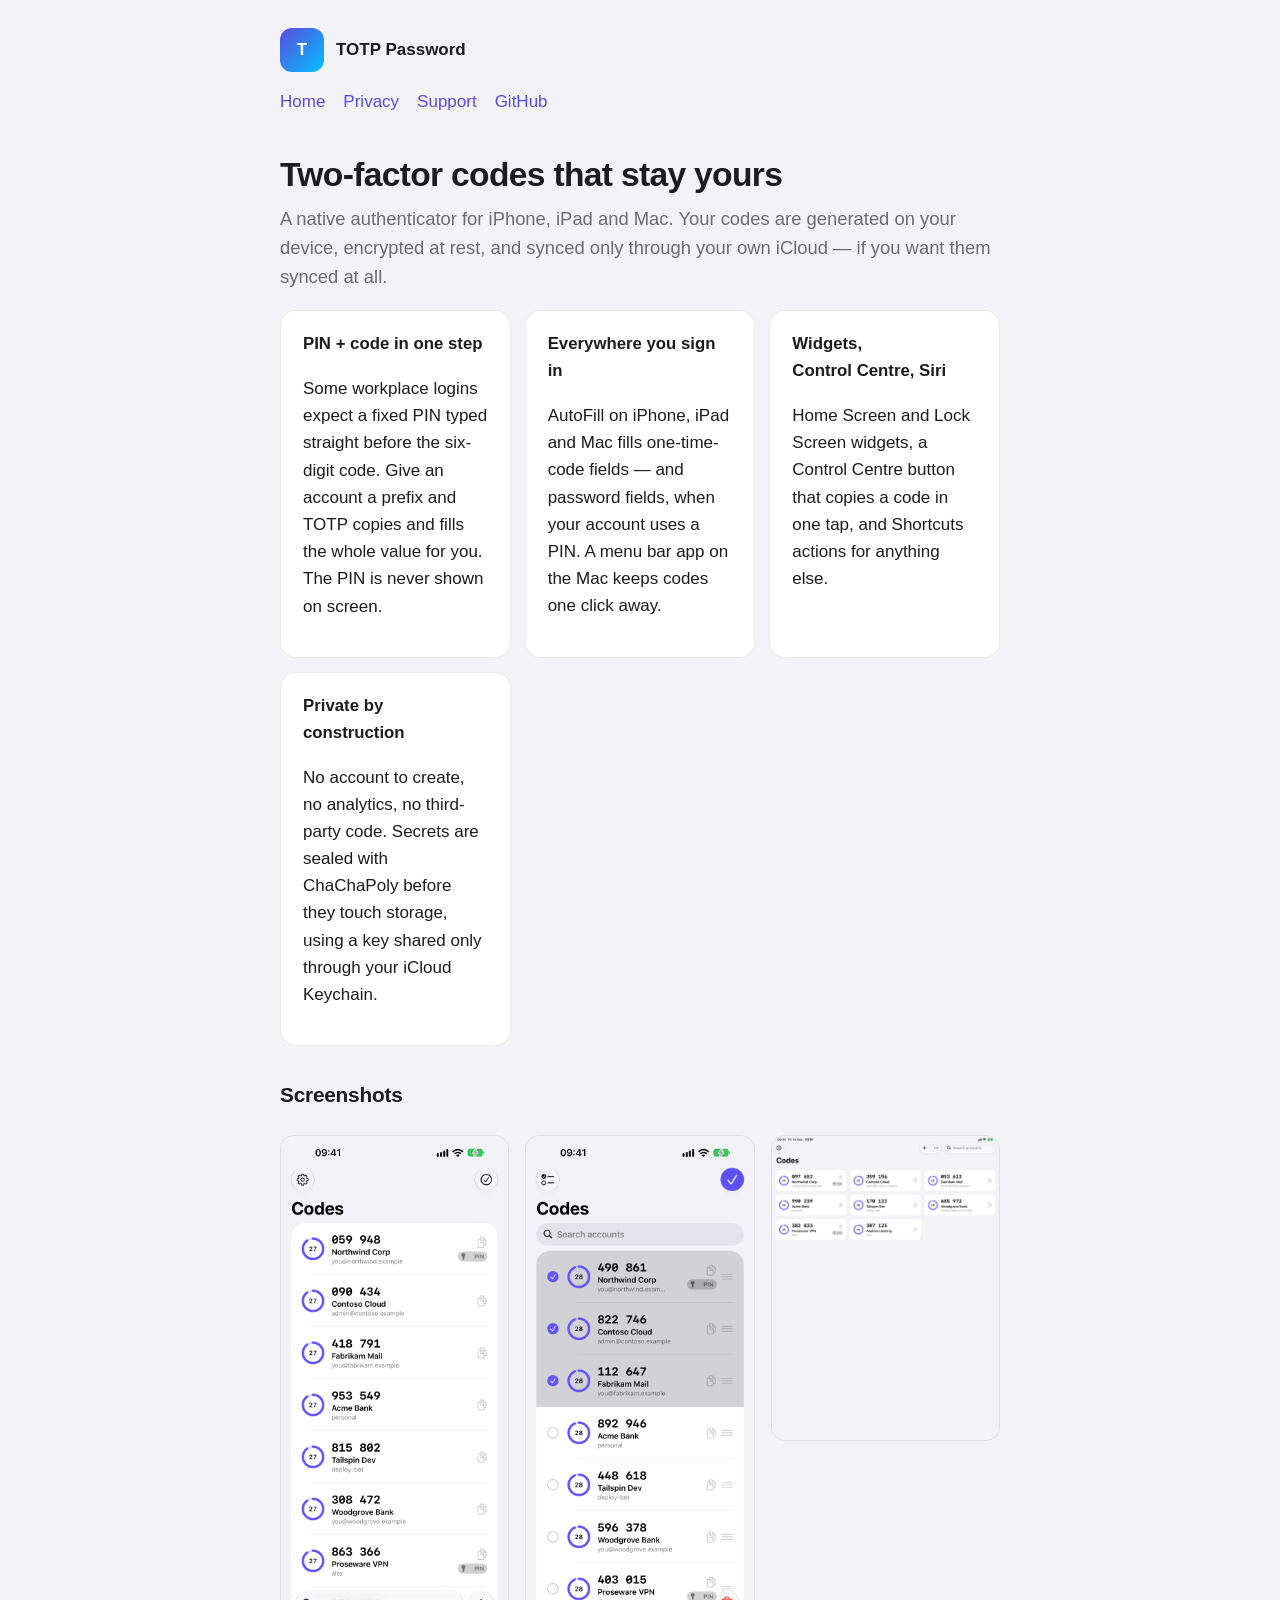
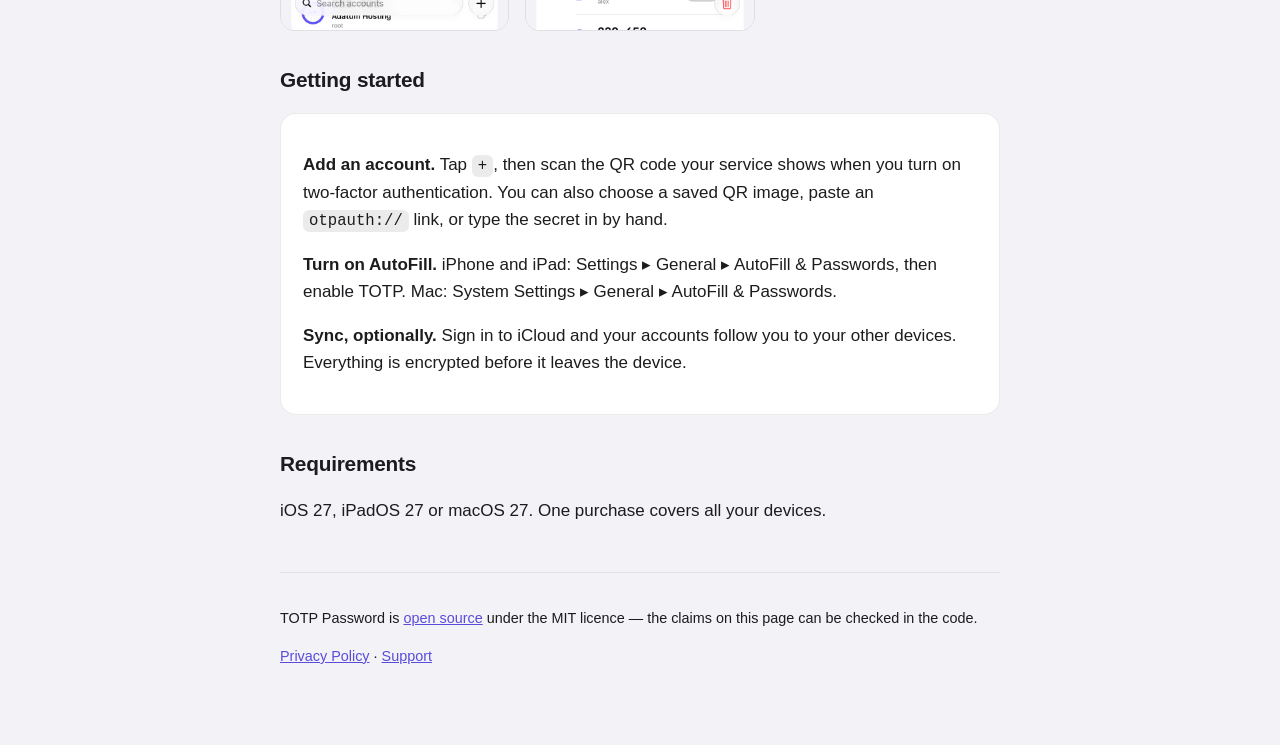
<file: site/index.html>
<!DOCTYPE html>
<html lang="en">
<head>
<meta charset="utf-8">
<meta name="viewport" content="width=device-width, initial-scale=1">
<title>TOTP Password — two-factor codes for iPhone, iPad and Mac</title>
<meta name="description" content="A native, local-first authenticator for iPhone, iPad and Mac. Two-factor codes with optional iCloud sync, AutoFill, widgets and a fixed PIN prefix. No accounts, no tracking.">
<link rel="stylesheet" href="style.css">
</head>
<body>
<div class="wrap">

<header class="site">
    <div class="mark">T</div>
    <a href="./">TOTP Password</a>
</header>
<nav class="site">
    <a href="./">Home</a>
    <a href="privacy.html">Privacy</a>
    <a href="support.html">Support</a>
    <a href="https://github.com/lucferbux/TOTP">GitHub</a>
</nav>

<h1>Two-factor codes that stay yours</h1>
<p class="lead">A native authenticator for iPhone, iPad and Mac. Your codes are generated on your
device, encrypted at rest, and synced only through your own iCloud — if you want them synced at all.</p>

<div class="grid">
    <div class="card">
        <h3>PIN&nbsp;+&nbsp;code in one step</h3>
        <p>Some workplace logins expect a fixed PIN typed straight before the six-digit code. Give an
        account a prefix and TOTP copies and fills the whole value for you. The PIN is never shown on
        screen.</p>
    </div>
    <div class="card">
        <h3>Everywhere you sign in</h3>
        <p>AutoFill on iPhone, iPad and Mac fills one-time-code fields — and password fields, when
        your account uses a PIN. A menu bar app on the Mac keeps codes one click away.</p>
    </div>
    <div class="card">
        <h3>Widgets, Control&nbsp;Centre, Siri</h3>
        <p>Home Screen and Lock Screen widgets, a Control Centre button that copies a code in one tap,
        and Shortcuts actions for anything else.</p>
    </div>
    <div class="card">
        <h3>Private by construction</h3>
        <p>No account to create, no analytics, no third-party code. Secrets are sealed with ChaChaPoly
        before they touch storage, using a key shared only through your iCloud Keychain.</p>
    </div>
</div>

<h2>Screenshots</h2>
<div class="shots">
    <img src="screenshots/iphone-codes.png" alt="The list of codes on iPhone" loading="lazy">
    <img src="screenshots/iphone-select.png" alt="Selecting several accounts on iPhone" loading="lazy">
    <img src="screenshots/ipad-grid.png" alt="The code grid on iPad" loading="lazy">
</div>

<h2>Getting started</h2>
<div class="card">
    <p><strong>Add an account.</strong> Tap <code>+</code>, then scan the QR code your service shows
    when you turn on two-factor authentication. You can also choose a saved QR image, paste an
    <code>otpauth://</code> link, or type the secret in by hand.</p>
    <p><strong>Turn on AutoFill.</strong> iPhone and iPad: Settings ▸ General ▸ AutoFill &amp;
    Passwords, then enable TOTP. Mac: System Settings ▸ General ▸ AutoFill &amp; Passwords.</p>
    <p><strong>Sync, optionally.</strong> Sign in to iCloud and your accounts follow you to your other
    devices. Everything is encrypted before it leaves the device.</p>
</div>

<h2>Requirements</h2>
<p>iOS&nbsp;27, iPadOS&nbsp;27 or macOS&nbsp;27. One purchase covers all your devices.</p>

<footer class="site">
    <p>TOTP Password is <a href="https://github.com/lucferbux/TOTP">open source</a> under the MIT
    licence — the claims on this page can be checked in the code.</p>
    <p><a href="privacy.html">Privacy Policy</a> · <a href="support.html">Support</a></p>
</footer>

</div>
</body>
</html>
</file>
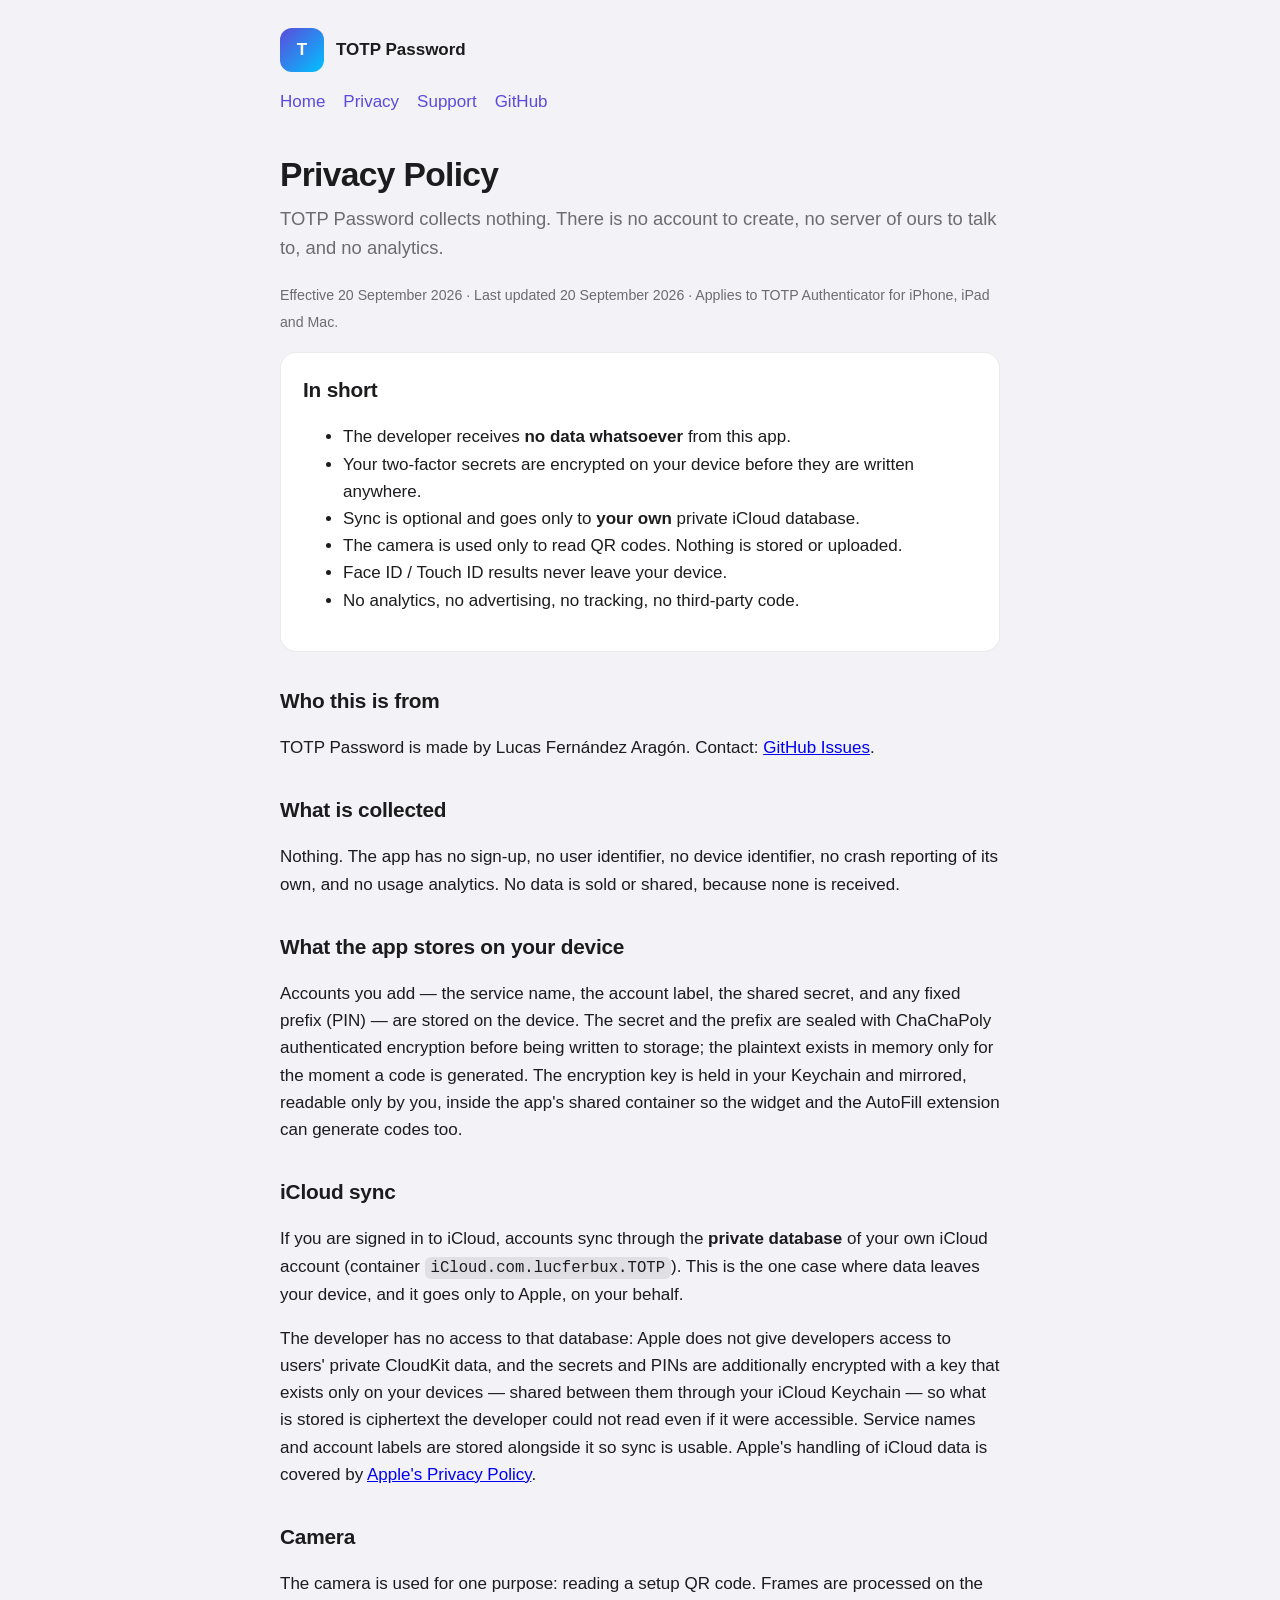
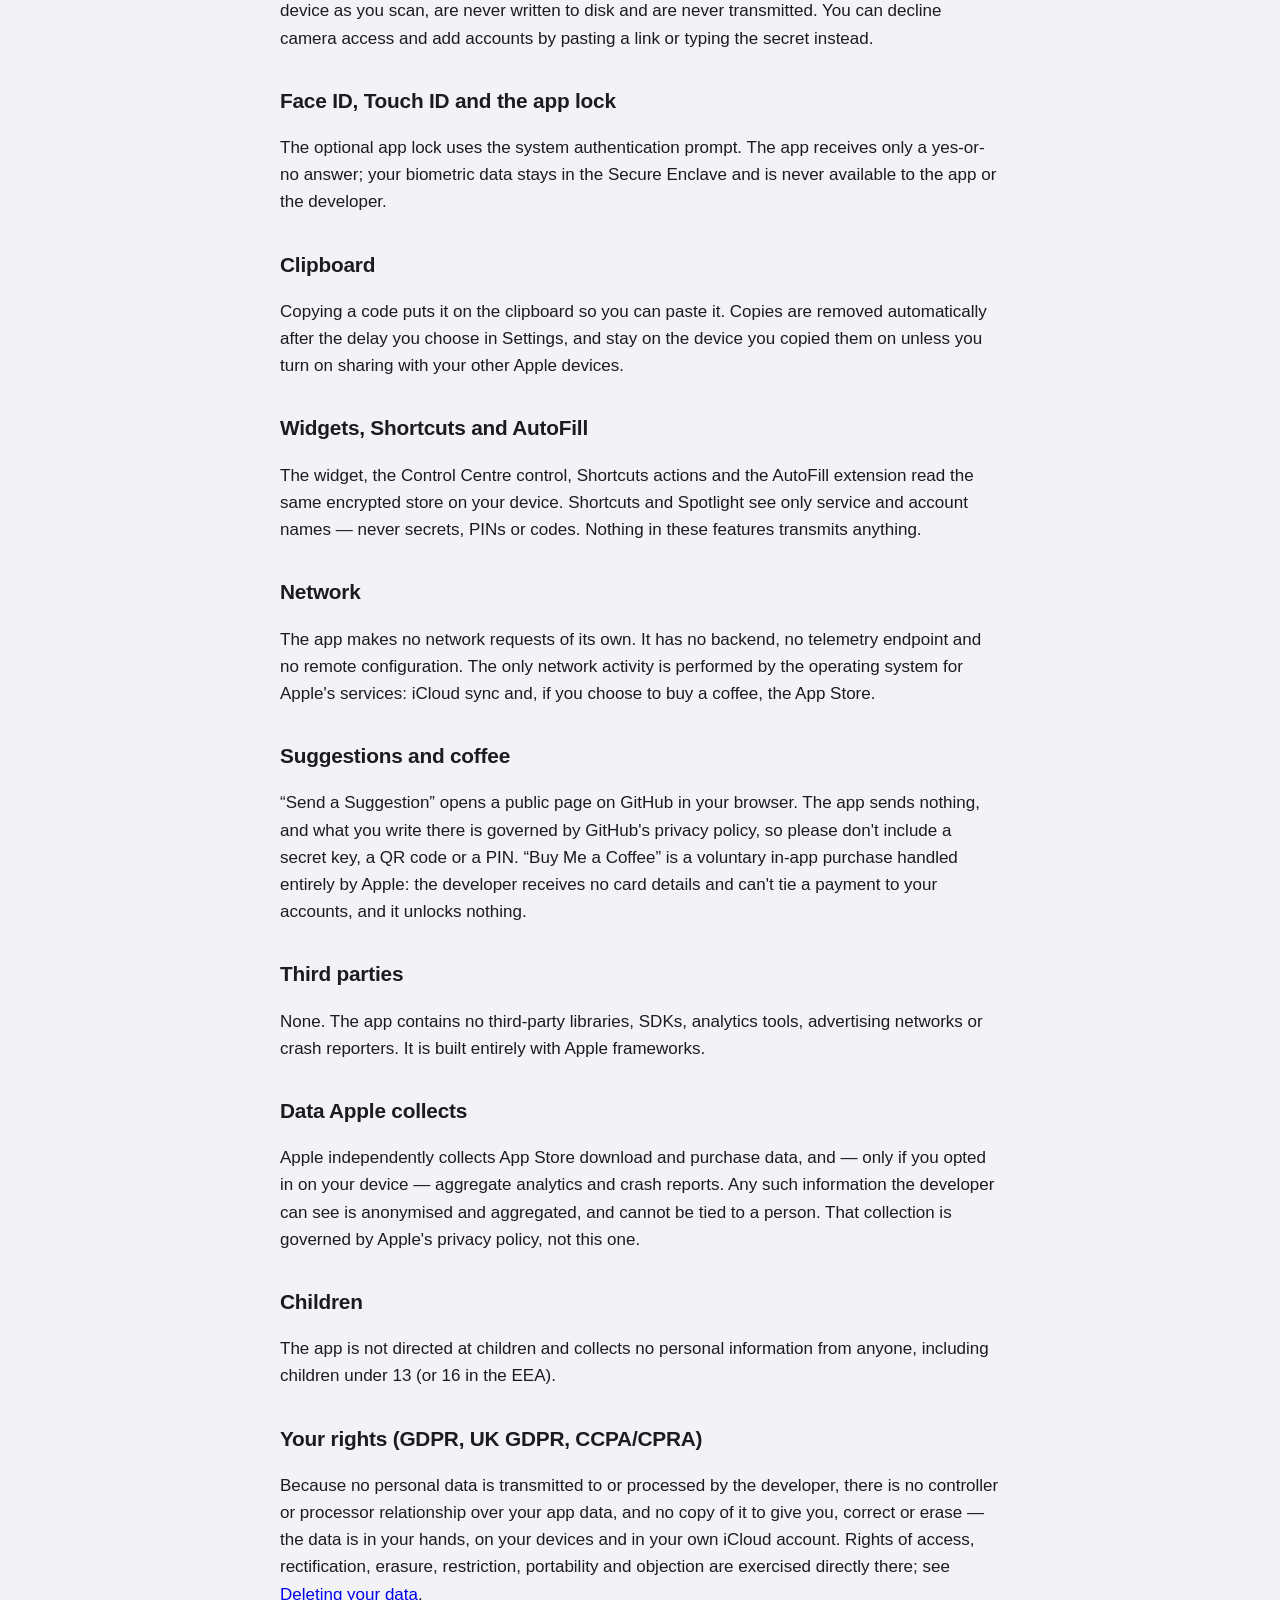
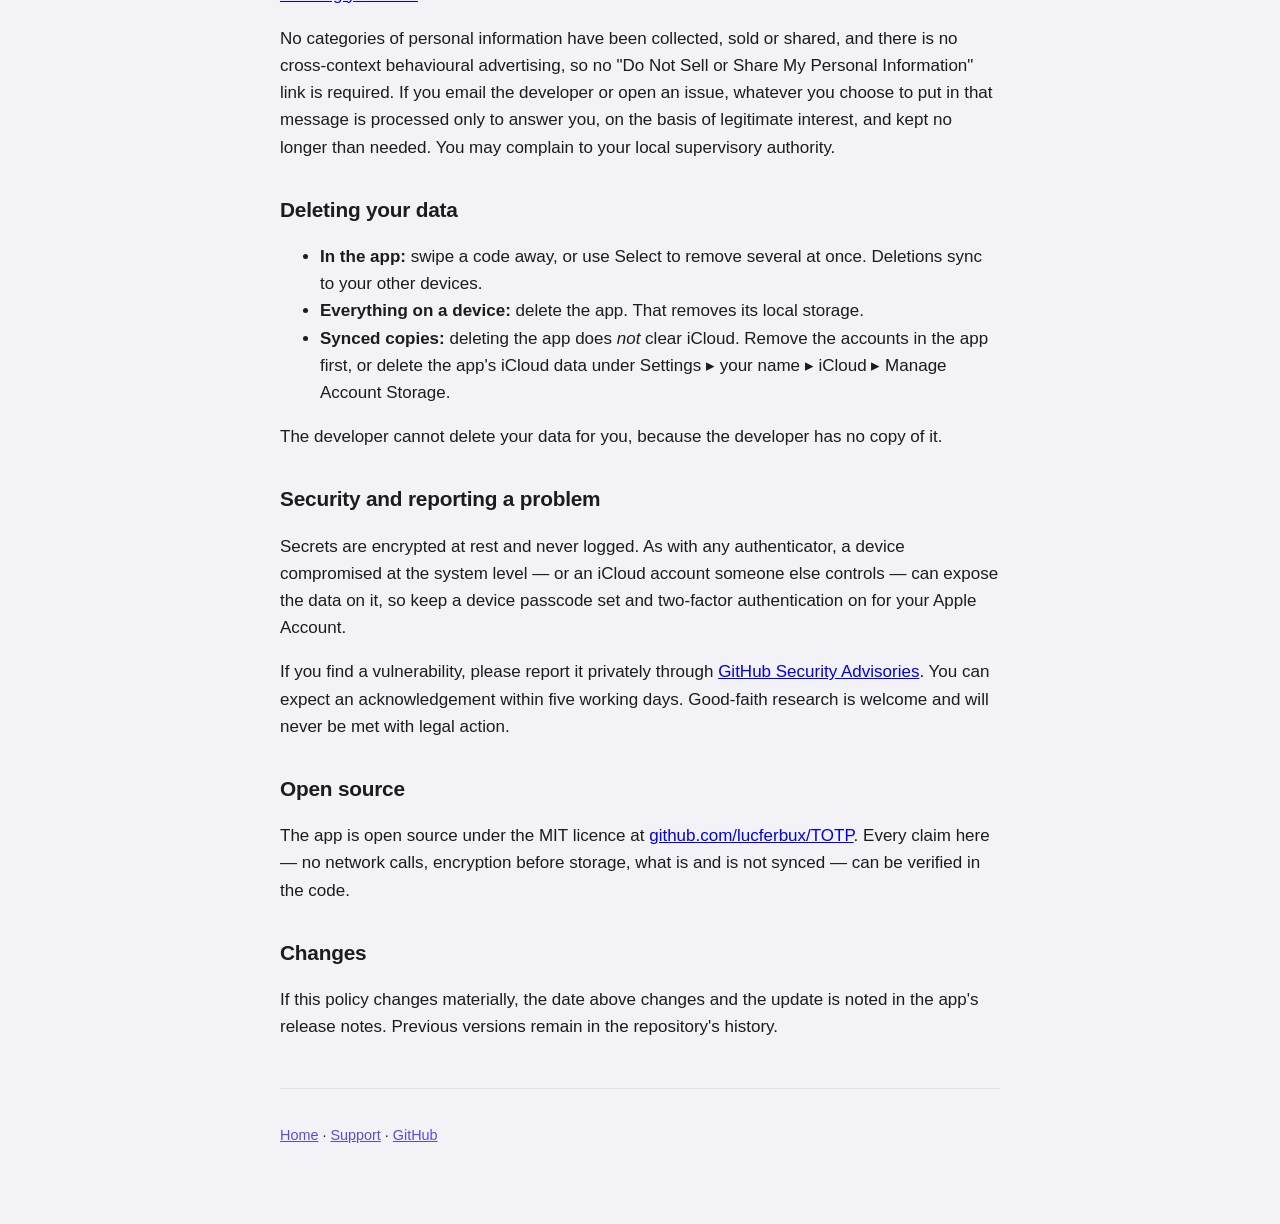
<file: site/privacy.html>
<!DOCTYPE html>
<html lang="en">
<head>
<meta charset="utf-8">
<meta name="viewport" content="width=device-width, initial-scale=1">
<title>Privacy Policy — TOTP Password</title>
<meta name="description" content="TOTP Password collects no data. Accounts stay on your device and in your own private iCloud database, encrypted before they leave the device.">
<link rel="stylesheet" href="style.css">
</head>
<body>
<div class="wrap">

<header class="site">
    <div class="mark">T</div>
    <a href="./">TOTP Password</a>
</header>
<nav class="site">
    <a href="./">Home</a>
    <a href="privacy.html">Privacy</a>
    <a href="support.html">Support</a>
    <a href="https://github.com/lucferbux/TOTP">GitHub</a>
</nav>

<h1>Privacy Policy</h1>
<p class="lead">TOTP Password collects nothing. There is no account to create, no server of
ours to talk to, and no analytics.</p>
<p><small>Effective 20 September 2026 · Last updated 20 September 2026 · Applies to TOTP
Authenticator for iPhone, iPad and Mac.</small></p>

<div class="card">
<h2 style="margin-top:0">In short</h2>
<ul>
    <li>The developer receives <strong>no data whatsoever</strong> from this app.</li>
    <li>Your two-factor secrets are encrypted on your device before they are written anywhere.</li>
    <li>Sync is optional and goes only to <strong>your own</strong> private iCloud database.</li>
    <li>The camera is used only to read QR codes. Nothing is stored or uploaded.</li>
    <li>Face ID / Touch ID results never leave your device.</li>
    <li>No analytics, no advertising, no tracking, no third-party code.</li>
</ul>
</div>

<h2>Who this is from</h2>
<p>TOTP Password is made by Lucas Fernández Aragón. Contact:
<a href="https://github.com/lucferbux/TOTP/issues">GitHub Issues</a>.</p>

<h2>What is collected</h2>
<p>Nothing. The app has no sign-up, no user identifier, no device identifier, no crash reporting of
its own, and no usage analytics. No data is sold or shared, because none is received.</p>

<h2>What the app stores on your device</h2>
<p>Accounts you add — the service name, the account label, the shared secret, and any fixed prefix
(PIN) — are stored on the device. The secret and the prefix are sealed with ChaChaPoly authenticated
encryption before being written to storage; the plaintext exists in memory only for the moment a
code is generated. The encryption key is held in your Keychain and mirrored, readable only by you,
inside the app's shared container so the widget and the AutoFill extension can generate codes too.</p>

<h2>iCloud sync</h2>
<p>If you are signed in to iCloud, accounts sync through the <strong>private database</strong> of
your own iCloud account (container <code>iCloud.com.lucferbux.TOTP</code>). This is the one case
where data leaves your device, and it goes only to Apple, on your behalf.</p>
<p>The developer has no access to that database: Apple does not give developers access to users'
private CloudKit data, and the secrets and PINs are additionally encrypted with a key that exists
only on your devices — shared between them through your iCloud Keychain — so what is stored is
ciphertext the developer could not read even if it were accessible. Service names and account
labels are stored alongside it so sync is usable. Apple's handling of iCloud data is covered by
<a href="https://www.apple.com/legal/privacy/">Apple's Privacy Policy</a>.</p>

<h2>Camera</h2>
<p>The camera is used for one purpose: reading a setup QR code. Frames are processed on the device
as you scan, are never written to disk and are never transmitted. You can decline camera access and
add accounts by pasting a link or typing the secret instead.</p>

<h2>Face ID, Touch ID and the app lock</h2>
<p>The optional app lock uses the system authentication prompt. The app receives only a yes-or-no
answer; your biometric data stays in the Secure Enclave and is never available to the app or the
developer.</p>

<h2>Clipboard</h2>
<p>Copying a code puts it on the clipboard so you can paste it. Copies are removed automatically
after the delay you choose in Settings, and stay on the device you copied them on unless you turn on
sharing with your other Apple devices.</p>

<h2>Widgets, Shortcuts and AutoFill</h2>
<p>The widget, the Control Centre control, Shortcuts actions and the AutoFill extension read the
same encrypted store on your device. Shortcuts and Spotlight see only service and account names —
never secrets, PINs or codes. Nothing in these features transmits anything.</p>

<h2>Network</h2>
<p>The app makes no network requests of its own. It has no backend, no telemetry endpoint and no
remote configuration. The only network activity is performed by the operating system for Apple's
services: iCloud sync and, if you choose to buy a coffee, the App Store.</p>

<h2>Suggestions and coffee</h2>
<p>“Send a Suggestion” opens a public page on GitHub in your browser. The app sends nothing, and
what you write there is governed by GitHub's privacy policy, so please don't include a secret key,
a QR code or a PIN. “Buy Me a Coffee” is a voluntary in-app purchase handled entirely by Apple: the
developer receives no card details and can't tie a payment to your accounts, and it unlocks
nothing.</p>

<h2>Third parties</h2>
<p>None. The app contains no third-party libraries, SDKs, analytics tools, advertising networks or
crash reporters. It is built entirely with Apple frameworks.</p>

<h2>Data Apple collects</h2>
<p>Apple independently collects App Store download and purchase data, and — only if you opted in on
your device — aggregate analytics and crash reports. Any such information the developer can see is
anonymised and aggregated, and cannot be tied to a person. That collection is governed by Apple's
privacy policy, not this one.</p>

<h2>Children</h2>
<p>The app is not directed at children and collects no personal information from anyone, including
children under 13 (or 16 in the EEA).</p>

<h2>Your rights (GDPR, UK GDPR, CCPA/CPRA)</h2>
<p>Because no personal data is transmitted to or processed by the developer, there is no controller
or processor relationship over your app data, and no copy of it to give you, correct or erase — the
data is in your hands, on your devices and in your own iCloud account. Rights of access,
rectification, erasure, restriction, portability and objection are exercised directly there; see
<a href="#deletion">Deleting your data</a>.</p>
<p>No categories of personal information have been collected, sold or shared, and there is no
cross-context behavioural advertising, so no "Do Not Sell or Share My Personal Information" link is
required. If you email the developer or open an issue, whatever you choose to put in that message is
processed only to answer you, on the basis of legitimate interest, and kept no longer than needed.
You may complain to your local supervisory authority.</p>

<h2 id="deletion">Deleting your data</h2>
<ul>
    <li><strong>In the app:</strong> swipe a code away, or use Select to remove several at once.
    Deletions sync to your other devices.</li>
    <li><strong>Everything on a device:</strong> delete the app. That removes its local storage.</li>
    <li><strong>Synced copies:</strong> deleting the app does <em>not</em> clear iCloud. Remove the
    accounts in the app first, or delete the app's iCloud data under Settings ▸ your name ▸ iCloud ▸
    Manage Account Storage.</li>
</ul>
<p>The developer cannot delete your data for you, because the developer has no copy of it.</p>

<h2>Security and reporting a problem</h2>
<p>Secrets are encrypted at rest and never logged. As with any authenticator, a device compromised
at the system level — or an iCloud account someone else controls — can expose the data on it, so
keep a device passcode set and two-factor authentication on for your Apple Account.</p>
<p>If you find a vulnerability, please report it privately through
<a href="https://github.com/lucferbux/TOTP/security/advisories/new">GitHub Security Advisories</a>.
You can expect an acknowledgement within five working days. Good-faith research is welcome and will
never be met with legal action.</p>

<h2>Open source</h2>
<p>The app is open source under the MIT licence at
<a href="https://github.com/lucferbux/TOTP">github.com/lucferbux/TOTP</a>. Every claim here — no
network calls, encryption before storage, what is and is not synced — can be verified in the code.</p>

<h2>Changes</h2>
<p>If this policy changes materially, the date above changes and the update is noted in the app's
release notes. Previous versions remain in the repository's history.</p>

<footer class="site">
    <p><a href="./">Home</a> · <a href="support.html">Support</a> ·
    <a href="https://github.com/lucferbux/TOTP">GitHub</a></p>
</footer>

</div>
</body>
</html>
</file>
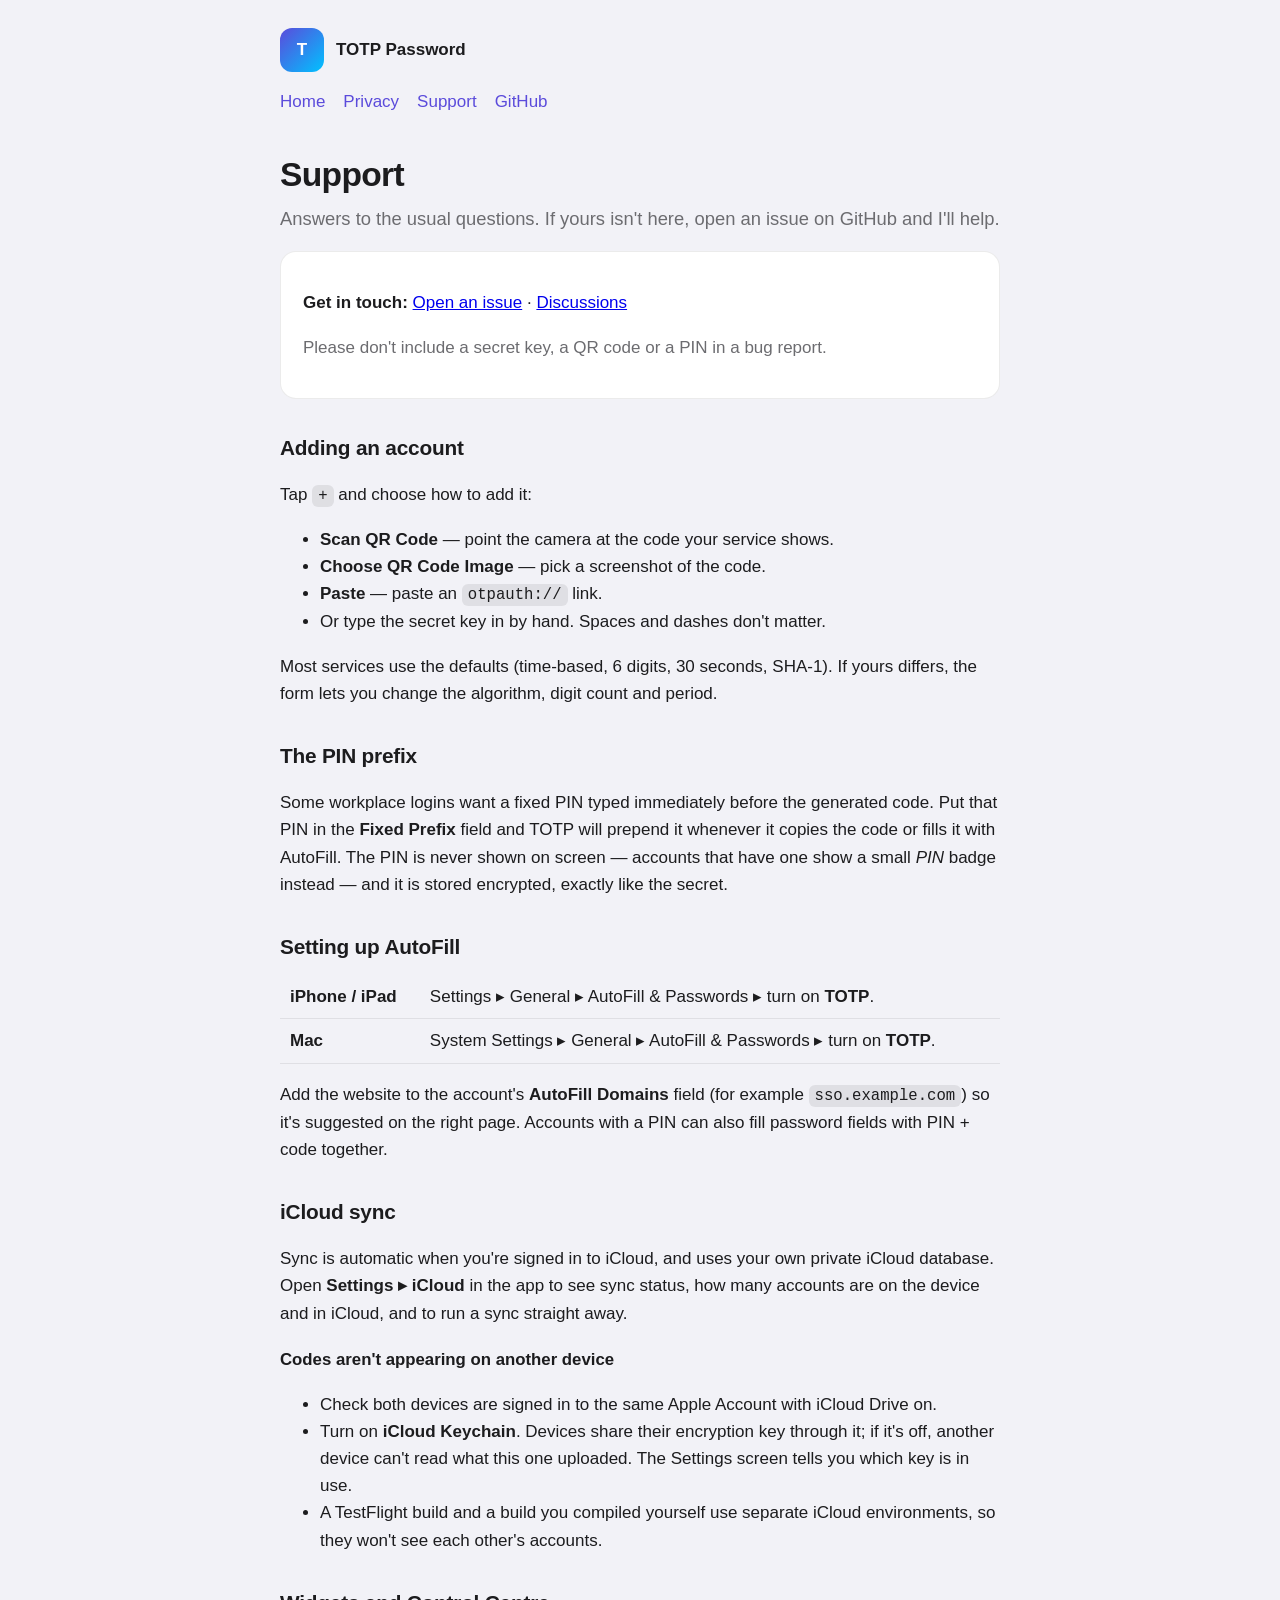
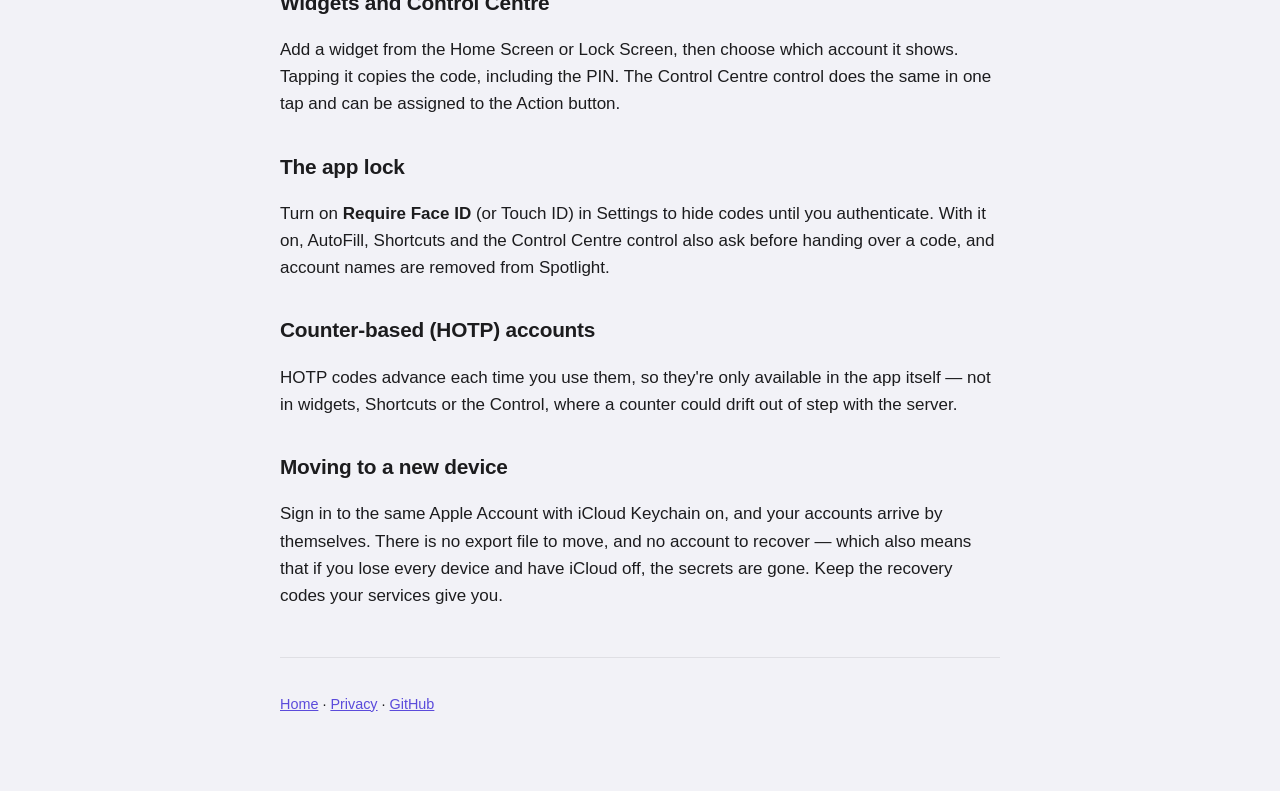
<file: site/support.html>
<!DOCTYPE html>
<html lang="en">
<head>
<meta charset="utf-8">
<meta name="viewport" content="width=device-width, initial-scale=1">
<title>Support — TOTP Password</title>
<meta name="description" content="Help for TOTP Password: adding accounts, the PIN prefix, AutoFill setup, iCloud sync, widgets and the app lock.">
<link rel="stylesheet" href="style.css">
</head>
<body>
<div class="wrap">

<header class="site">
    <div class="mark">T</div>
    <a href="./">TOTP Password</a>
</header>
<nav class="site">
    <a href="./">Home</a>
    <a href="privacy.html">Privacy</a>
    <a href="support.html">Support</a>
    <a href="https://github.com/lucferbux/TOTP">GitHub</a>
</nav>

<h1>Support</h1>
<p class="lead">Answers to the usual questions. If yours isn't here, open an issue on GitHub and
I'll help.</p>

<div class="card">
    <p><strong>Get in touch:</strong>
    <a href="https://github.com/lucferbux/TOTP/issues/new">Open an issue</a> ·
    <a href="https://github.com/lucferbux/TOTP/discussions">Discussions</a></p>
    <p class="muted">Please don't include a secret key, a QR code or a PIN in a bug report.</p>
</div>

<h2>Adding an account</h2>
<p>Tap <code>+</code> and choose how to add it:</p>
<ul>
    <li><strong>Scan QR Code</strong> — point the camera at the code your service shows.</li>
    <li><strong>Choose QR Code Image</strong> — pick a screenshot of the code.</li>
    <li><strong>Paste</strong> — paste an <code>otpauth://</code> link.</li>
    <li>Or type the secret key in by hand. Spaces and dashes don't matter.</li>
</ul>
<p>Most services use the defaults (time-based, 6 digits, 30 seconds, SHA-1). If yours differs, the
form lets you change the algorithm, digit count and period.</p>

<h2>The PIN prefix</h2>
<p>Some workplace logins want a fixed PIN typed immediately before the generated code. Put that PIN
in the <strong>Fixed Prefix</strong> field and TOTP will prepend it whenever it copies the code or
fills it with AutoFill. The PIN is never shown on screen — accounts that have one show a small
<em>PIN</em> badge instead — and it is stored encrypted, exactly like the secret.</p>

<h2>Setting up AutoFill</h2>
<table>
<tr><th>iPhone / iPad</th><td>Settings ▸ General ▸ AutoFill &amp; Passwords ▸ turn on <strong>TOTP</strong>.</td></tr>
<tr><th>Mac</th><td>System Settings ▸ General ▸ AutoFill &amp; Passwords ▸ turn on <strong>TOTP</strong>.</td></tr>
</table>
<p>Add the website to the account's <strong>AutoFill Domains</strong> field (for example
<code>sso.example.com</code>) so it's suggested on the right page. Accounts with a PIN can also fill
password fields with PIN + code together.</p>

<h2>iCloud sync</h2>
<p>Sync is automatic when you're signed in to iCloud, and uses your own private iCloud database.
Open <strong>Settings ▸ iCloud</strong> in the app to see sync status, how many accounts are on the
device and in iCloud, and to run a sync straight away.</p>
<h3>Codes aren't appearing on another device</h3>
<ul>
    <li>Check both devices are signed in to the same Apple Account with iCloud Drive on.</li>
    <li>Turn on <strong>iCloud Keychain</strong>. Devices share their encryption key through it; if
    it's off, another device can't read what this one uploaded. The Settings screen tells you which
    key is in use.</li>
    <li>A TestFlight build and a build you compiled yourself use separate iCloud environments, so
    they won't see each other's accounts.</li>
</ul>

<h2>Widgets and Control Centre</h2>
<p>Add a widget from the Home Screen or Lock Screen, then choose which account it shows. Tapping it
copies the code, including the PIN. The Control Centre control does the same in one tap and can be
assigned to the Action button.</p>

<h2>The app lock</h2>
<p>Turn on <strong>Require Face ID</strong> (or Touch ID) in Settings to hide codes until you
authenticate. With it on, AutoFill, Shortcuts and the Control Centre control also ask before handing
over a code, and account names are removed from Spotlight.</p>

<h2>Counter-based (HOTP) accounts</h2>
<p>HOTP codes advance each time you use them, so they're only available in the app itself — not in
widgets, Shortcuts or the Control, where a counter could drift out of step with the server.</p>

<h2>Moving to a new device</h2>
<p>Sign in to the same Apple Account with iCloud Keychain on, and your accounts arrive by
themselves. There is no export file to move, and no account to recover — which also means that if
you lose every device and have iCloud off, the secrets are gone. Keep the recovery codes your
services give you.</p>

<footer class="site">
    <p><a href="./">Home</a> · <a href="privacy.html">Privacy</a> ·
    <a href="https://github.com/lucferbux/TOTP">GitHub</a></p>
</footer>

</div>
</body>
</html>
</file>
<file: site/style.css>
/* TOTP — site styles. Same visual language as the app: system fonts, rounded cards, dark-mode aware. */
:root {
    color-scheme: light dark;
    --bg: #f2f2f7;
    --card: #ffffff;
    --text: #1c1c1e;
    --muted: #6c6c70;
    --accent: #5b4bdb;
    --border: rgba(0, 0, 0, 0.08);
}

@media (prefers-color-scheme: dark) {
    :root {
        --bg: #000000;
        --card: #1c1c1e;
        --text: #f2f2f7;
        --muted: #98989f;
        --accent: #9b8cff;
        --border: rgba(255, 255, 255, 0.12);
    }
}

* { box-sizing: border-box; }

body {
    margin: 0;
    padding: 0 16px 64px;
    background: var(--bg);
    color: var(--text);
    font: 17px/1.6 -apple-system, BlinkMacSystemFont, "SF Pro Text", "Segoe UI", Roboto, sans-serif;
    -webkit-font-smoothing: antialiased;
}

.wrap { max-width: 720px; margin: 0 auto; }

header.site {
    display: flex;
    align-items: center;
    gap: 12px;
    padding: 28px 0 8px;
}

header.site .mark {
    width: 44px; height: 44px;
    border-radius: 12px;
    background: linear-gradient(135deg, var(--accent), #00c2ff);
    display: grid; place-items: center;
    color: #fff; font-weight: 700;
}

header.site a { color: inherit; text-decoration: none; font-weight: 600; }

nav.site { display: flex; gap: 18px; padding: 8px 0 24px; flex-wrap: wrap; }
nav.site a { color: var(--accent); text-decoration: none; font-weight: 500; }
nav.site a:hover { text-decoration: underline; }

h1 { font-size: 2.1rem; line-height: 1.2; letter-spacing: -0.02em; margin: 16px 0 8px; }
h2 { font-size: 1.3rem; margin: 32px 0 8px; letter-spacing: -0.01em; }
h3 { font-size: 1.05rem; margin: 20px 0 6px; }
p, li { color: var(--text); }
.lead { font-size: 1.15rem; color: var(--muted); margin-top: 0; }
.muted { color: var(--muted); }
small { color: var(--muted); }

.card {
    background: var(--card);
    border: 1px solid var(--border);
    border-radius: 16px;
    padding: 20px 22px;
    margin: 16px 0;
}

.grid { display: grid; gap: 14px; grid-template-columns: repeat(auto-fit, minmax(220px, 1fr)); }
.grid .card { margin: 0; }
.grid h3 { margin-top: 0; }

.shots { display: grid; gap: 16px; grid-template-columns: repeat(auto-fit, minmax(200px, 1fr)); margin: 24px 0; }
.shots img { width: 100%; border-radius: 14px; border: 1px solid var(--border); }

code, kbd { font-family: ui-monospace, SFMono-Regular, Menlo, monospace; font-size: 0.92em; }
code { background: var(--border); padding: 2px 6px; border-radius: 6px; }

footer.site { margin-top: 48px; padding-top: 20px; border-top: 1px solid var(--border); color: var(--muted); font-size: 0.9rem; }
footer.site a { color: var(--accent); }

table { width: 100%; border-collapse: collapse; margin: 12px 0; }
th, td { text-align: left; padding: 8px 10px; border-bottom: 1px solid var(--border); vertical-align: top; }
th { font-weight: 600; }
</file>
